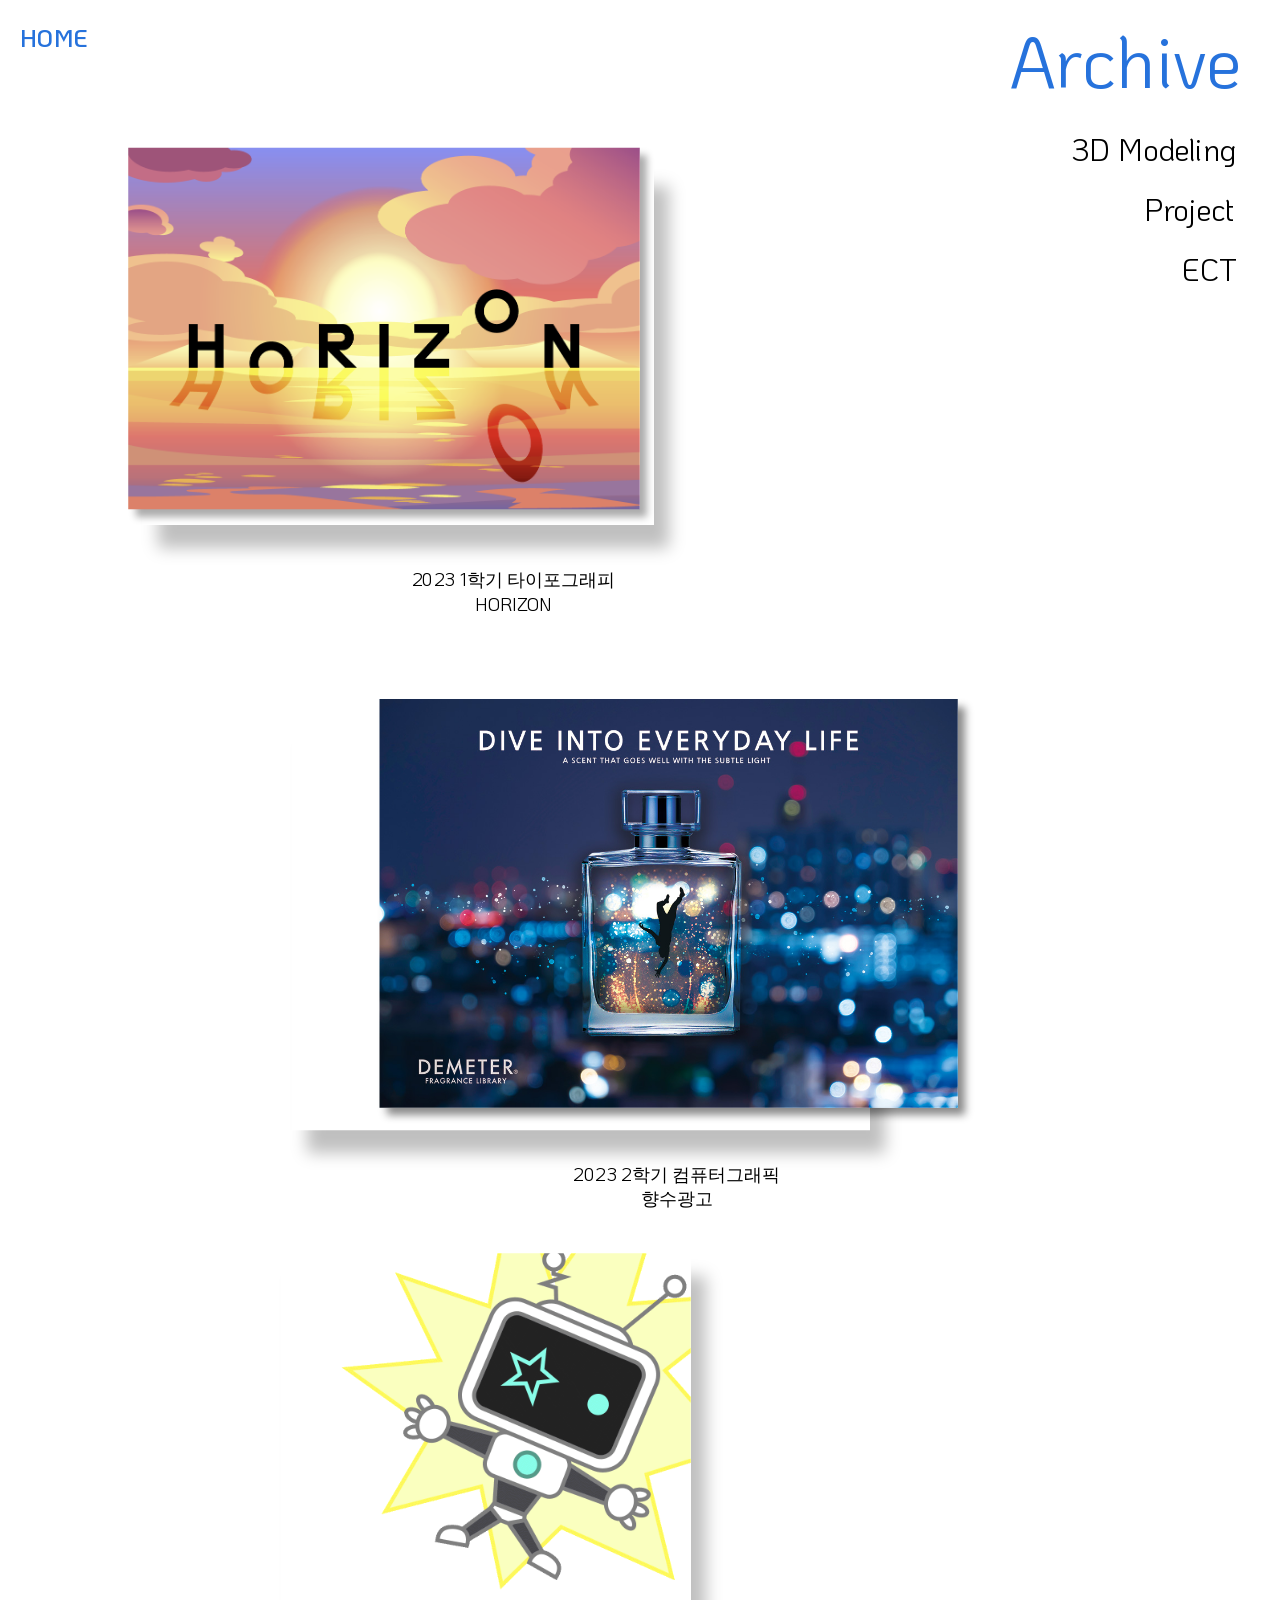
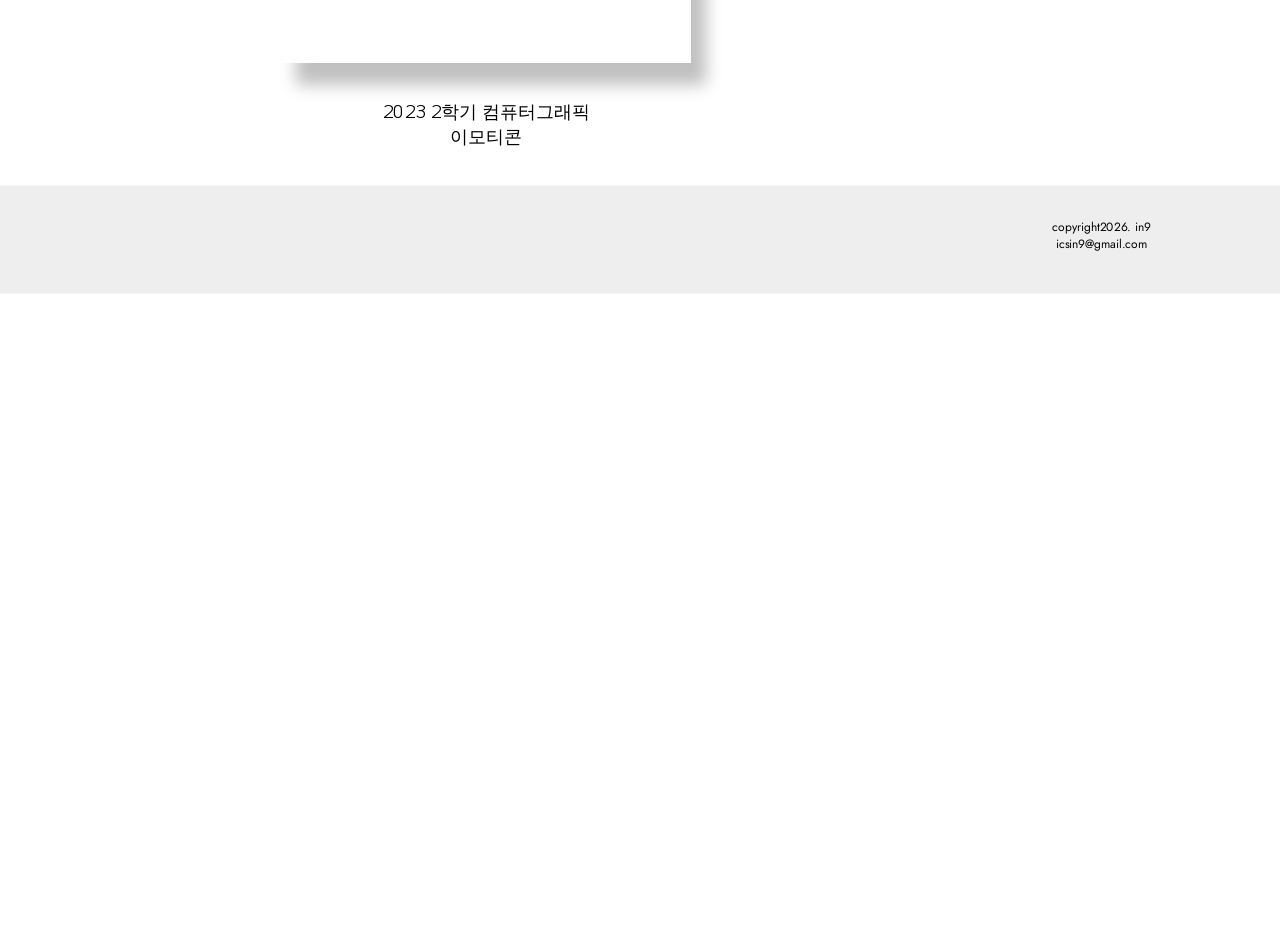
<file: archive/index.html>
<!DOCTYPE html>
<html>
<head>
    <meta charset="utf-8">
    <meta name="viewport" content="initial-scale=1, width=device-width">
    
    <link rel="stylesheet" href="style.css" />
    <link rel="stylesheet" href="https://fonts.googleapis.com/css2?family=Jost:wght@400&display=swap" />
    <link rel="stylesheet" href="https://fonts.googleapis.com/css2?family=KoHo:wght@400;600&display=swap" />
    <meta name="viewport" content="width=device-width, initial-scale=1.0">
    <title>mea/archive</title>
</head>
<body>
    
    <div class="d">
        <div class="div"></div>
        <img src="스크린샷 2026-04-20 193401.png" class="horizontipo">
        
        <div class="div2"></div>
        <img src="23135860김수민_기말고사.jpg" class="demeter">
        
        <img src="23135860김수민_중간_이모티콘2.gif" class="gif1">
        
        <div class="horizon">2023 1학기 타이포그래피<br>HORIZON </div>
        <div class="div3">2023 2학기 컴퓨터그래픽<br>향수광고</div>
        <div class="div4">2023 2학기 컴퓨터그래픽<br>이모티콘</div>

        <a href="../home/index.html" class="home-link"><span class="home" id="hOMEText">HOME</span></a>

        <div class="header-menu">
            <div class="archive2">Archive</div>
            <a href="../3D/index.html"><div class="d-modeling">3D Modeling</div></a>
            <a href="../project/index.html"><div class="project">Project</div></a>
            <div class="ect">ECT</div>
        </div>

        <div class="rectangle-parent">
            <div class="group-child"></div>
            <div class="copyright2026-in9-icsin9gmai">copyright2026. in9<br>icsin9@gmail.com</div>
        </div>
    </div>

    <script>
        const headerMenu = document.querySelector('.header-menu');
        window.addEventListener('scroll', () => {
            let scrollTop = window.scrollY / 0.75;
            headerMenu.style.transform = `translateY(${scrollTop}px)`;
        });
    </script>
</body>
</html>
</file>
<file: archive/style.css>
@import url('https://fonts.googleapis.com/css2?family=Jost:wght@400&family=KoHo:wght@400;600&display=swap');

html {
    width: 100%;
    height: 100%;
    overflow-x: hidden; 
    overflow-y: auto;   
}
body {
    margin: 0;
    line-height: normal;
    transform: scale(0.75);
    transform-origin: 0 0; 
    width: 133.33%;
    overflow-x: hidden;
	overflow-y: visible;
}
.d {
    width: 100%;
    height: 2525px;
    position: relative;
    background-color: #fff;
    text-align: center;
    font-size: 24px;
    color: #000;
    font-family: 'KoHo', sans-serif !important;
}
.archive {
  	width: 100%;
  	height: 2525px;
  	position: relative;
  	background-color: #fff;
  	text-align: center;
  	font-size: 24px;
  	color: #000;
  	font-family: KoHo;
}
.rectangle-parent {
  	position: absolute;
  	width: 100%;
  	right: 0px;
  	bottom: 0px;
  	left: 0px;
  	height: 144px;
  	flex-shrink: 0;
  	font-size: 16px;
  	font-family: Jost; sans-serif !important;
	z-index: 10;
}
.group-child {
  	position: absolute;
  	width: 100%;
  	right: 0px;
  	bottom: 0px;
  	left: 0px;
  	background-color: #eee;
  	height: 144px;
}
.copyright2026-in9-icsin9gmai {
  	position: absolute;
  	right: 42.1px;
  	bottom: 32px;
  	display: flex;
  	align-items: center;
  	justify-content: center;
  	width: 392px;
  	height: 92px;
}
.div {
  	position: absolute;
  	top: 218px;
  	left: calc(50% - 663px);
  	box-shadow: 20px 30px 20.4px rgba(0, 0, 0, 0.25);
  	background-color: #fff;
  	width: 682px;
  	height: 482px;
  	flex-shrink: 0;
}
.horizontipo {
  	position: absolute;
  	top: 197px;
  	left: calc(50% - 682px);
  	box-shadow: 10px 10px 9.6px rgba(0, 0, 0, 0.33);
  	width: 682px;
  	height: 482px;
  	object-fit: cover;
  	flex-shrink: 0;
    transition: all 0.4s ease;
}
.horizontipo:hover {
    transform: scale(1.05); 
    transition: transform 0.3s ease; 
    z-index: 1001;
}
.div2 {
  	position: absolute;
  	top: 962px;
  	left: calc(50% - 464px);
  	box-shadow: 20px 30px 20.4px rgba(0, 0, 0, 0.25);
  	background-color: #fff;
  	width: 771px;
  	height: 545px;
  	flex-shrink: 0;
}
.demeter {
  	position: absolute;
  	top: 932px;
  	left: 506px;
  	box-shadow: 10px 10px 10.6px rgba(0, 0, 0, 0.46);
  	width: 771px;
  	height: 545px;
  	object-fit: cover;
  	flex-shrink: 0;
    transition: all 0.4s ease;
}
.demeter:hover {
    transform: scale(1.05); 
    transition: transform 0.3s ease; 
    z-index: 1001;
}
.gif1 {
  	position: absolute;
  	bottom: 308px;
  	left: 375px;
  	box-shadow: 20px 30px 20.4px rgba(0, 0, 0, 0.25);
  	width: 546px;
  	height: 546px;
  	object-fit: cover;
  	flex-shrink: 0;
    transition: all 0.4s ease;
}
.gif1:hover {
    transform: scale(1.05); 
    transition: transform 0.3s ease; 
    z-index: 1001;
}
.horizon {
  	position: absolute;
  	top: 741px;
  	left: 308px;
  	display: flex;
  	align-items: center;
  	justify-content: center;
  	width: 753px;
  	height: 94px;
  	flex-shrink: 0;
}
.div3 {
  	position: absolute;
  	top: 1535px;
  	left: 526px;
  	display: flex;
  	align-items: center;
  	justify-content: center;
  	width: 753px;
  	height: 94px;
  	flex-shrink: 0;
}
.div4 {
  	position: absolute;
  	top: 2252px;
  	left: 272px;
  	display: flex;
  	align-items: center;
  	justify-content: center;
  	width: 753px;
  	height: 94px;
  	flex-shrink: 0;
}
.home {
  	position: absolute;
  	top: 20px;
  	left: 27px;
  	font-size: 32px;
  	font-weight: 600;
  	color: #2672dc;
  	display: flex;
  	align-items: center;
  	justify-content: center;
  	width: 90px;
  	height: 59px;
  	cursor: pointer;
  	flex-shrink: 0;
	z-index: 1010;
}
.header-menu {
    position: absolute;
    top: 0px;
    right: 0px;
    width: 650px; 
    height: 450px;
    z-index: 1005;
	transform-origin: right top; 
}
.header-menu a {
    text-decoration: none;
    color: inherit;
}
.d-modeling {
  	position: absolute;
  	top: 158px;
  	right: -20px;
  	font-size: 40px;
	color: #000000;
  	display: flex;
  	align-items: center;
  	justify-content: center;
  	width: 378px;
  	height: 80px;
  	cursor: pointer;
  	flex-shrink: 0;
    transition: all 0.4s ease;
	transform-origin: center center;
}
.d-modeling:hover {
    color: #2672dc;
    transform: scale(1.1); 
    transition: transform 0.3s ease; 
    z-index: 1001;
}
.project {
  	position: absolute;
  	top: 238px;
  	right: -9px;
  	font-size: 40px;
  	display: flex;
	color: #000000;
  	align-items: center;
  	justify-content: center;
  	width: 260px;
  	height: 80px;
  	cursor: pointer;
  	flex-shrink: 0;
    transition: all 0.4s ease;
}
.project:hover {
    color: #2672dc;
    transform: scale(1.1); 
    transition: transform 0.3s ease; 
    z-index: 1001;
}
.ect {
  	position: absolute;
  	top: 318px;
  	right: -36px;
  	font-size: 40px;
  	display: flex;
  	align-items: center;
  	justify-content: center;
  	width: 260px;
  	height: 80px;
  	flex-shrink: 0;
    transition: all 0.4s ease;
}
.ect:hover {
    color: #2672dc;
    transform: scale(1.1); 
    transition: transform 0.3s ease; 
    z-index: 1001;
}
.archive2 {
  	position: absolute;
  	top: 0px;
  	right: 0px;
  	font-size: 96px;
  	color: #2672dc;
  	display: flex;
  	align-items: center;
  	justify-content: center;
  	width: 412px;
  	height: 158px;
  	flex-shrink: 0;
}
body {
  	margin: 0;
  	line-height: normal;
    transform: scale(0.75);
    transform-origin: 0 0; 
    width: 133.33%;
}
@media (max-width: 768px) {
    .d {
        font-size: 24px; 
    }
    .archive2 {
        font-size: 48px; 
        width: auto;     
        right: 20px;     
    }
    .home {
        font-size: 20px; 
    }
    .d-modeling, .project, .ect {
        font-size: 24px; 
        width: auto;     
		right: 10px;
    }
    .horizon, .div3, .div4 {
        font-size: 16px;
        width: 90%;     
        left: 15%;       
    }
    .rectangle-parent {
        font-size: 12px;
    }
    .copyright2026-in9-icsin9gmai {
        width: auto;   
        right: 20px;
        bottom: 20px;
    }
}
@media (max-width: 480px) {
    .archive2 {
        font-size: 36px; 
    }
    .horizon, .div3, .div4 {
        font-size: 14px;
    }
}
@media (max-width: 685px) {
    .horizontipo {
        width: 50% !important; 
        height: auto !important; 
        
       
        left: 5% !important; 
        top: 197px;
    }
    .div {
        width: 50% !important;
        height: auto !important; 
        left: 5% !important;
        top: 218px;
    }
    .horizon {
        width: 50% !important;
        left: 5% !important;
		top: 641px;
    }
}

@media (max-width: 545px) {
    .demeter {
        width: 50% !important; 
        height: auto !important;
        left: 10% !important; 
        top: 932px; 
    }
    .div2 {
        width: 50% !important;
        height: auto !important;
        left: 10% !important;
        top: 962px;
    }
    .div3 {
        width: 50% !important;
        left: 5% !important;
        top: 1435px;
    }
}
@media (max-width: 545px) {
    .gif1 {
        width: 50% !important;
        height: auto !important;
        left: 10% !important; 
        bottom: 308px;
    }
    .div4 {
        width: 50% !important;
        left: 5% !important;
        top: 2200px !important; 
    }
}
</file>
